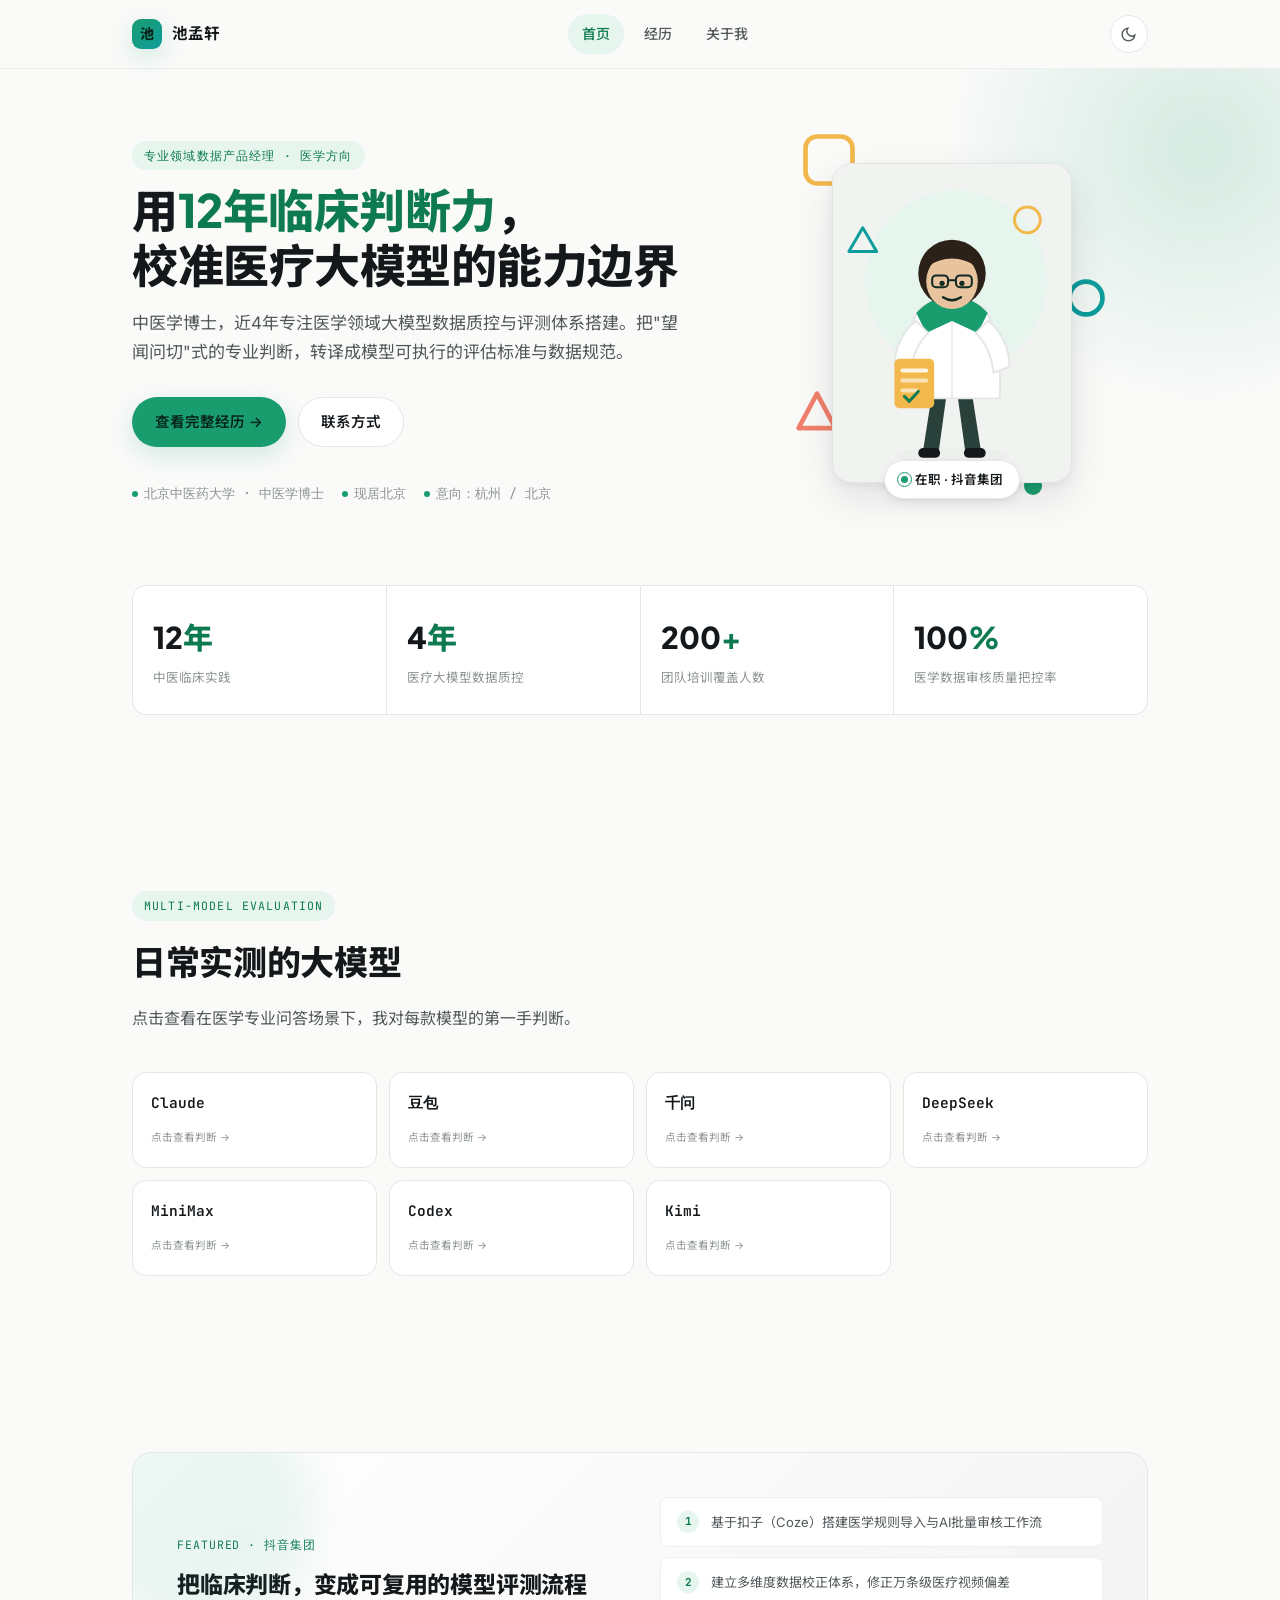
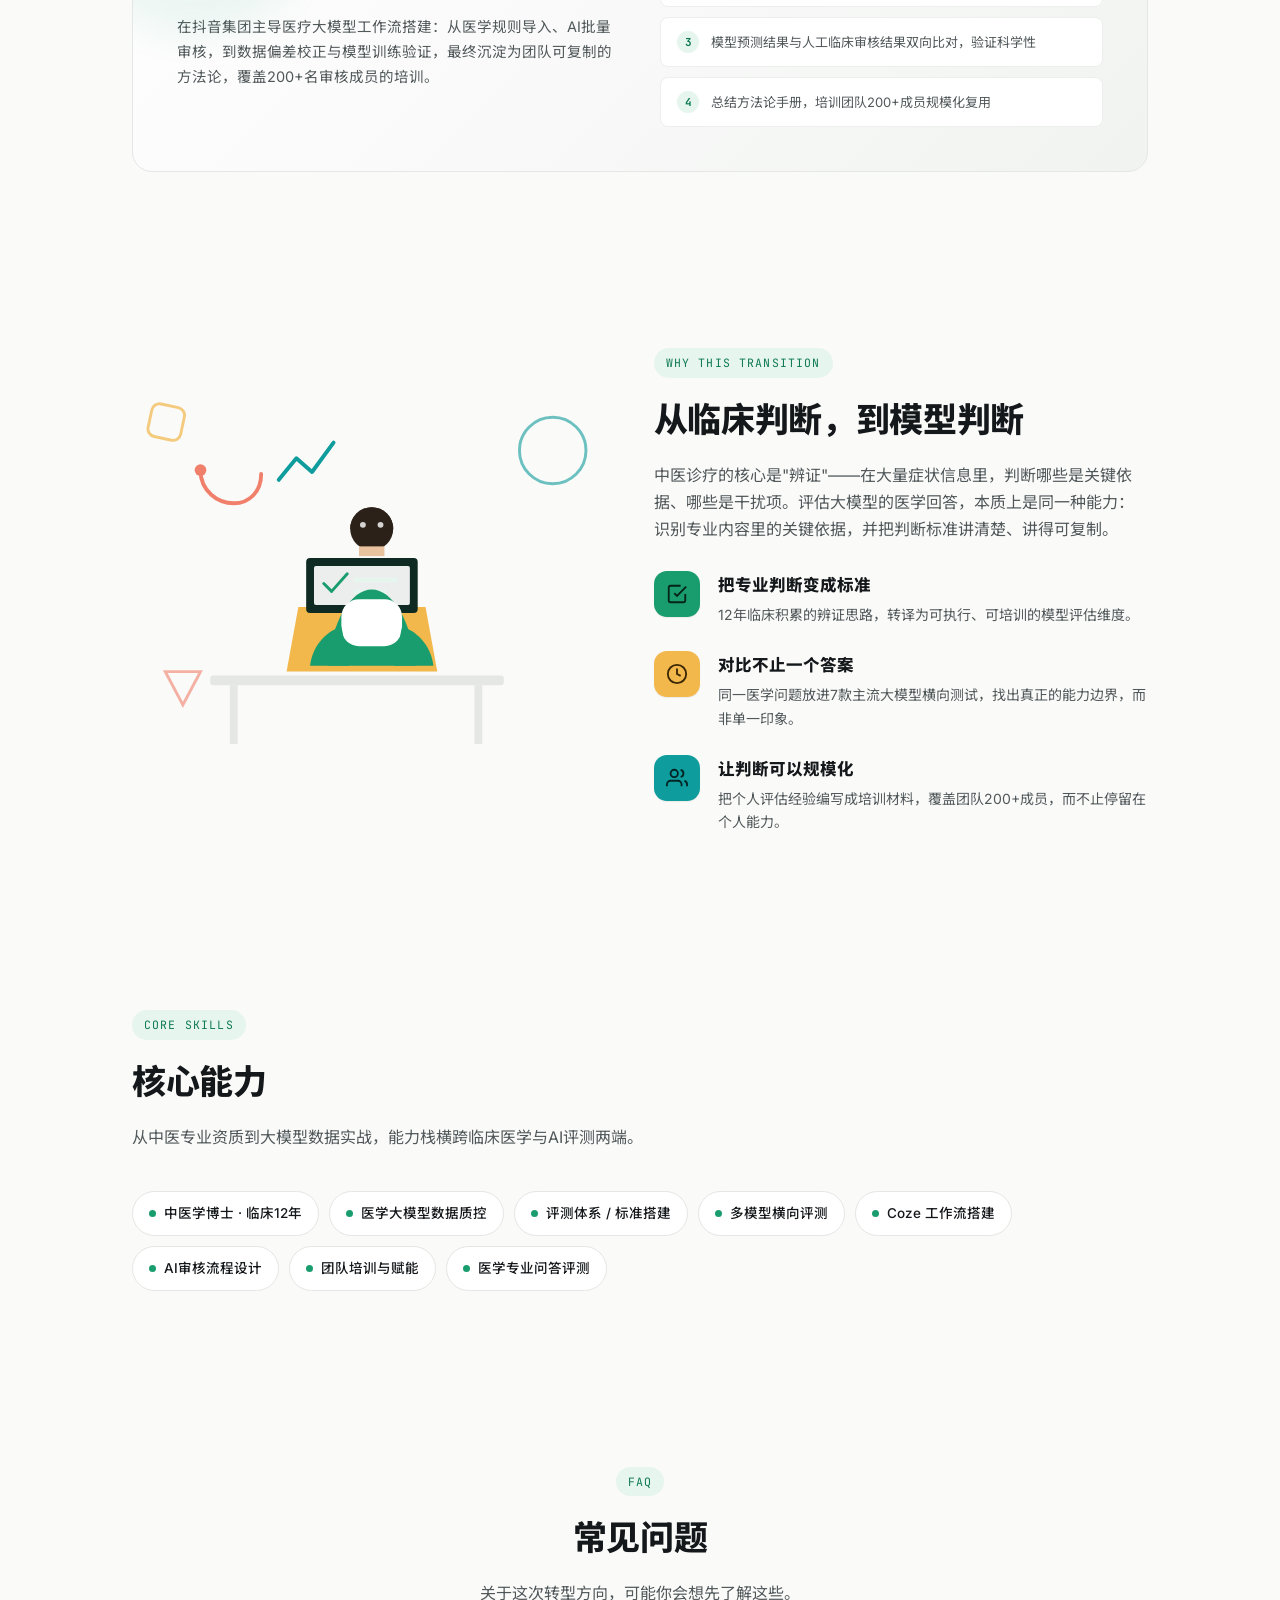
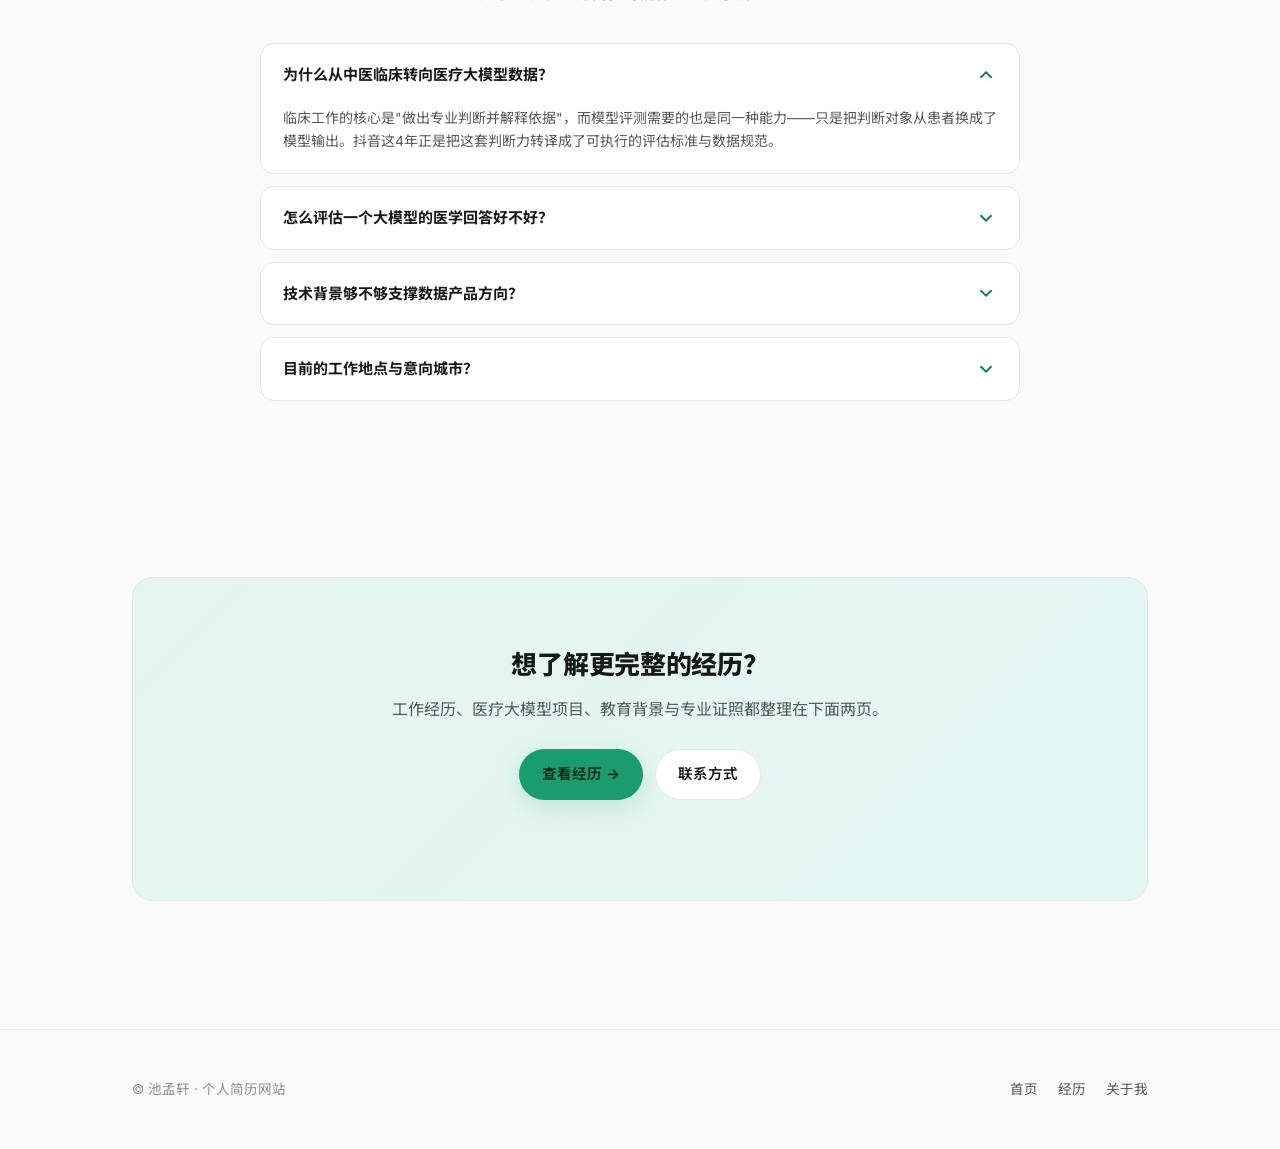
<file: index.html>
<!DOCTYPE html>
<html lang="zh-CN">
<head>
<meta charset="UTF-8">
<meta name="viewport" content="width=device-width, initial-scale=1.0">
<title>池孟轩 · 专业领域数据产品经理（医学方向）</title>
<link rel="preconnect" href="https://fonts.googleapis.com">
<link rel="preconnect" href="https://fonts.gstatic.com" crossorigin>
<link href="https://fonts.googleapis.com/css2?family=Plus+Jakarta+Sans:wght@600;700;800;900&family=Manrope:wght@500;700;800&family=Inter:wght@400;500;600;700&family=Noto+Sans+SC:wght@400;500;600;700;800&family=JetBrains+Mono:wght@400;500&display=swap" rel="stylesheet">
<link rel="stylesheet" href="style.css">
<style>
  /* ---------- HERO ---------- */
  .hero{ padding:64px 0 40px; position:relative; overflow:hidden; }
  .hero-glow{
    position:absolute; top:-180px; right:-180px; width:520px; height:520px; border-radius:50%;
    background:radial-gradient(circle, var(--accent) 0%, transparent 70%);
    opacity:.16; pointer-events:none; filter:blur(10px);
  }
  .hero-grid{ display:grid; grid-template-columns:1.3fr 0.9fr; gap:56px; align-items:center; position:relative; z-index:1; }
  @media (max-width:840px){ .hero-grid{ grid-template-columns:1fr; gap:36px; } }

  .hero h1{
    font-size:clamp(32px,4.4vw,46px); font-weight:800; line-height:1.18; margin-bottom:18px;
  }
  .hero h1 .hl{ color:var(--accent-text); }
  .hero-lede{ font-size:17px; color:var(--ink-soft); max-width:560px; margin-bottom:30px; }
  .hero-cta{ display:flex; gap:12px; flex-wrap:wrap; margin-bottom:36px; }
  .hero-meta{ display:flex; gap:18px; flex-wrap:wrap; font-size:13px; color:var(--ink-faint); font-family:var(--mono); }
  .hero-meta span{ display:flex; align-items:center; gap:6px; }
  .hero-meta .dot{ width:6px; height:6px; border-radius:50%; background:var(--accent); }

  .hero-photo-wrap{ display:flex; justify-content:center; padding:30px; }
  .photo-cluster{ position:relative; width:240px; }
  .hero-photo{
    width:240px; height:320px; border-radius:var(--radius-lg); overflow:hidden;
    border:1px solid var(--border); box-shadow:var(--shadow-lg); position:relative; background:var(--bg-subtle);
  }
  .hero-photo img{ width:100%; height:100%; object-fit:cover; }
  .id-card{
    width:240px; height:320px; border-radius:var(--radius-lg); overflow:hidden;
    border:1px solid var(--border); box-shadow:var(--shadow-lg); position:relative; background:var(--bg-subtle);
  }
  .hero-badge{
    position:absolute; bottom:-16px; left:50%; transform:translateX(-50%);
    background:var(--bg-elevated); border:1px solid var(--border); border-radius:999px;
    padding:8px 16px; font-size:12.5px; font-weight:600; box-shadow:var(--shadow-md);
    display:flex; align-items:center; gap:7px; white-space:nowrap;
  }
  .hero-badge .pulse{ width:7px; height:7px; border-radius:50%; background:var(--accent); position:relative; }
  .hero-badge .pulse::after{
    content:""; position:absolute; inset:-4px; border-radius:50%; border:1.5px solid var(--accent);
    animation:pulseRing 2.2s var(--ease) infinite;
  }
  @keyframes pulseRing{ 0%{ transform:scale(.6); opacity:.9; } 100%{ transform:scale(1.8); opacity:0; } }

  /* ---------- STATS ---------- */
  .stats-row{
    display:grid; grid-template-columns:repeat(4,1fr); gap:1px; background:var(--border);
    border:1px solid var(--border); border-radius:var(--radius-md); overflow:hidden; margin-top:8px;
  }
  @media (max-width:680px){ .stats-row{ grid-template-columns:repeat(2,1fr); } }
  .stat-cell{ background:var(--bg-elevated); padding:26px 20px; transition:background-color .25s; }
  .stat-cell:hover{ background:var(--bg-subtle); }
  .stat-num{ font-family:var(--serif); font-weight:800; font-size:30px; color:var(--ink); }
  .stat-num .suf{ color:var(--accent-text); }
  .stat-label{ font-size:12.5px; color:var(--ink-faint); margin-top:4px; }

  /* ---------- MODEL EVAL — signature interactive component ---------- */
  .model-grid{ display:grid; grid-template-columns:repeat(4,1fr); gap:12px; }
  @media (max-width:680px){ .model-grid{ grid-template-columns:repeat(2,1fr); } }
  .model-chip{
    background:var(--bg-elevated); border:1px solid var(--border); border-radius:var(--radius-md);
    padding:18px; cursor:pointer; transition:all .3s var(--ease); position:relative; overflow:hidden;
    min-height:96px;
  }
  .model-chip::before{
    content:""; position:absolute; inset:0; background:linear-gradient(135deg, var(--accent-soft), transparent 60%);
    opacity:0; transition:opacity .3s;
  }
  .model-chip:hover{ transform:translateY(-3px); box-shadow:var(--shadow-md); border-color:var(--accent); }
  .model-chip:hover::before{ opacity:1; }
  .model-chip .mname{ font-family:var(--mono); font-weight:600; font-size:14.5px; position:relative; z-index:1; }
  .model-chip .mnote{
    font-size:12.5px; color:var(--ink-soft); margin-top:8px; max-height:0; opacity:0; overflow:hidden;
    transition:max-height .3s var(--ease), opacity .3s var(--ease); position:relative; z-index:1;
  }
  .model-chip.active{ border-color:var(--accent); box-shadow:var(--shadow-accent); }
  .model-chip.active .mnote{ max-height:60px; opacity:1; margin-top:8px; }
  .model-chip .tap-hint{
    font-size:10.5px; color:var(--ink-faint); margin-top:6px; position:relative; z-index:1;
  }
  .model-chip.active .tap-hint{ display:none; }

  /* ---------- SKILL TAGS ---------- */
  .skill-grid{ display:flex; flex-wrap:wrap; gap:10px; }
  .skill-tag{
    display:flex; align-items:center; gap:8px; padding:10px 16px; border-radius:999px;
    background:var(--bg-elevated); border:1px solid var(--border); font-size:13.5px; font-weight:500;
    transition:all .25s var(--ease);
  }
  .skill-tag:hover{ border-color:var(--accent); transform:translateY(-2px); box-shadow:var(--shadow-sm); }
  .skill-tag .ico{ width:7px; height:7px; border-radius:50%; background:var(--accent); flex:none; }

  /* ---------- SPOTLIGHT (featured highlight) ---------- */
  .spotlight{
    background:linear-gradient(135deg, var(--bg-elevated), var(--bg-subtle));
    border:1px solid var(--border); border-radius:var(--radius-lg); padding:44px;
    display:grid; grid-template-columns:1fr 1fr; gap:40px; align-items:center; position:relative; overflow:hidden;
  }
  @media (max-width:760px){ .spotlight{ grid-template-columns:1fr; padding:28px; } }
  .spotlight::before{
    content:""; position:absolute; top:-60px; left:-60px; width:240px; height:240px; border-radius:50%;
    background:var(--accent); opacity:.08; filter:blur(20px);
  }
  .spotlight-tag{ font-family:var(--mono); font-size:11.5px; color:var(--accent-text); letter-spacing:.08em; text-transform:uppercase; margin-bottom:10px; }
  .spotlight h3{ font-size:23px; font-weight:800; margin-bottom:12px; }
  .spotlight p{ color:var(--ink-soft); font-size:14.5px; }
  .flow-steps{ display:flex; flex-direction:column; gap:10px; }
  .flow-step{
    display:flex; gap:12px; align-items:flex-start; background:var(--bg-elevated); border:1px solid var(--border-soft);
    border-radius:var(--radius-sm); padding:13px 16px; font-size:13px; color:var(--ink-soft);
    transition:transform .2s var(--ease), border-color .2s;
  }
  .flow-step:hover{ transform:translateX(4px); border-color:var(--accent); }
  .flow-step .fn{
    font-family:var(--mono); font-weight:700; color:var(--accent-text); flex:none;
    width:22px; height:22px; border-radius:50%; background:var(--accent-soft);
    display:flex; align-items:center; justify-content:center; font-size:11px;
  }

  /* CTA band */
  .cta-band{
    text-align:center; padding:64px 32px; border-radius:var(--radius-lg);
    background:linear-gradient(135deg, var(--accent-soft), var(--accent-2-soft));
    border:1px solid var(--border);
  }
  .cta-band h3{ font-size:26px; font-weight:800; margin-bottom:10px; }
  .cta-band p{ color:var(--ink-soft); margin-bottom:26px; }

  @keyframes fadeSlideIn{ from{ opacity:0; transform:translateY(8px); } to{ opacity:1; transform:translateY(0); } }
</style>
</head>
<body>

  <nav class="nav">
    <div class="nav-inner">
      <a href="index.html" class="brand"><span class="brand-mark">池</span>池孟轩</a>
      <button class="nav-toggle" id="navToggle" aria-label="菜单">
        <svg width="22" height="22" viewBox="0 0 24 24" fill="none" stroke="currentColor" stroke-width="2"><line x1="4" y1="7" x2="20" y2="7"/><line x1="4" y1="12" x2="20" y2="12"/><line x1="4" y1="17" x2="20" y2="17"/></svg>
      </button>
      <div class="navlinks" id="navLinks">
        <a href="index.html" class="active">首页</a>
        <a href="experience.html">经历</a>
        <a href="about.html">关于我</a>
      </div>
      <div class="nav-right">
        <button class="theme-btn" id="themeToggle" aria-label="切换主题">
          <svg class="moon" viewBox="0 0 24 24" fill="none" stroke="currentColor" stroke-width="2"><path d="M21 12.79A9 9 0 1111.21 3 7 7 0 0021 12.79z"/></svg>
          <svg class="sun" viewBox="0 0 24 24" fill="none" stroke="currentColor" stroke-width="2"><circle cx="12" cy="12" r="4"/><path d="M12 2v2M12 20v2M4.93 4.93l1.41 1.41M17.66 17.66l1.41 1.41M2 12h2M20 12h2M6.34 17.66l-1.41 1.41M19.07 4.93l-1.41 1.41"/></svg>
        </button>
      </div>
    </div>
  </nav>

  <!-- HERO -->
  <header class="hero">
    <div class="hero-glow"></div>
    <div class="wrap">
      <div class="hero-grid">
        <div>
          <div class="eyebrow">专业领域数据产品经理 · 医学方向</div>
          <h1>用<span class="hl">12年临床判断力</span>，<br>校准医疗大模型的能力边界</h1>
          <p class="hero-lede">中医学博士，近4年专注医学领域大模型数据质控与评测体系搭建。把"望闻问切"式的专业判断，转译成模型可执行的评估标准与数据规范。</p>
          <div class="hero-cta">
            <a href="experience.html" class="btn btn-primary">查看完整经历 →</a>
            <a href="about.html" class="btn btn-ghost">联系方式</a>
          </div>
          <div class="hero-meta">
            <span><span class="dot"></span>北京中医药大学 · 中医学博士</span>
            <span><span class="dot"></span>现居北京</span>
            <span><span class="dot"></span>意向：杭州 / 北京</span>
          </div>
        </div>
        <div class="hero-photo-wrap">
          <div class="photo-cluster">
            <svg class="float-shape shape-bob" style="top:-30px; left:-30px; width:54px; height:54px;" viewBox="0 0 46 46" fill="none">
              <rect x="3" y="3" width="40" height="40" rx="10" style="stroke:var(--illus-amber)" stroke-width="4"/>
            </svg>
            <svg class="float-shape shape-bob delay1" style="top:36%; right:-34px; width:40px; height:40px;" viewBox="0 0 34 34" fill="none">
              <circle cx="17" cy="17" r="14" style="stroke:var(--accent-2)" stroke-width="4"/>
            </svg>
            <svg class="float-shape shape-bob delay2" style="bottom:48px; left:-38px; width:46px; height:46px;" viewBox="0 0 40 40" fill="none">
              <path d="M20 4L36 34H4L20 4Z" style="stroke:var(--illus-coral)" stroke-width="4" stroke-linejoin="round"/>
            </svg>
            <svg class="float-shape shape-bob" style="bottom:-12px; right:30px; width:18px; height:18px;" viewBox="0 0 16 16">
              <circle cx="8" cy="8" r="8" style="fill:var(--accent)"/>
            </svg>
            <div class="id-card">
              <svg viewBox="0 0 240 320" fill="none" xmlns="http://www.w3.org/2000/svg" style="width:100%;height:100%;">
                <rect width="240" height="320" rx="20" style="fill:var(--bg-subtle)"/>

                <!-- backdrop arc -->
                <circle cx="124" cy="118" r="92" style="fill:var(--accent-soft)"/>
                <circle cx="196" cy="56" r="13" style="stroke:var(--illus-amber)" stroke-width="3"/>
                <path d="M30 64L44 88H16L30 64Z" style="stroke:var(--accent-2)" stroke-width="3" stroke-linejoin="round"/>

                <!-- ground shadow -->
                <ellipse cx="120" cy="294" rx="58" ry="9" style="fill:var(--border-soft)"/>

                <!-- legs -->
                <path d="M100 230l-10 64h16l8-58z" style="fill:var(--illus-ink)" opacity="0.88"/>
                <path d="M140 230l10 64h-16l-8-58z" style="fill:var(--illus-ink)" opacity="0.88"/>
                <rect x="86" y="286" width="22" height="10" rx="5" style="fill:var(--ink)"/>
                <rect x="132" y="286" width="22" height="10" rx="5" style="fill:var(--ink)"/>

                <!-- coat / torso -->
                <path d="M84 150c-10 26-14 56-12 86h96c2-30-2-60-12-86-10-18-62-18-72 0z" style="fill:#FFFFFF" stroke="var(--border)" stroke-width="2"/>
                <path d="M120 150v86" style="stroke:var(--border-soft)" stroke-width="2"/>
                <path d="M84 150c10-12 26-18 36-18s26 6 36 18l-10 20-26-12-26 12z" style="fill:var(--accent)"/>

                <!-- arms -->
                <path d="M84 158c-14 10-22 28-22 46l16 6c2-16 8-30 18-40z" style="fill:#FFFFFF" stroke="var(--border)" stroke-width="2"/>
                <path d="M156 158c14 10 22 28 22 46l-16 6c-2-16-8-30-18-40z" style="fill:#FFFFFF" stroke="var(--border)" stroke-width="2"/>

                <!-- clipboard -->
                <rect x="62" y="196" width="40" height="50" rx="5" style="fill:var(--illus-amber)"/>
                <rect x="68" y="206" width="28" height="4" rx="2" style="fill:#FFFFFF" opacity="0.85"/>
                <rect x="68" y="216" width="28" height="4" rx="2" style="fill:#FFFFFF" opacity="0.6"/>
                <rect x="68" y="226" width="18" height="4" rx="2" style="fill:#FFFFFF" opacity="0.6"/>
                <path d="M72 234l5 5 9-10" style="stroke:var(--accent-text)" stroke-width="3" stroke-linecap="round" stroke-linejoin="round"/>

                <!-- head -->
                <circle cx="120" cy="110" r="34" style="fill:#2B2118"/>
                <path d="M88 110a32 32 0 0164 0" style="fill:#2B2118"/>
                <ellipse cx="120" cy="118" rx="26" ry="28" style="fill:#E8C39E"/>
                <circle cx="110" cy="120" r="2.6" style="fill:var(--illus-ink)"/>
                <circle cx="130" cy="120" r="2.6" style="fill:var(--illus-ink)"/>
                <path d="M111 134q9 6 18 0" style="stroke:var(--illus-ink)" stroke-width="2.4" stroke-linecap="round" fill="none"/>
                <path d="M94 104c4-14 18-22 26-22s22 8 26 22c-8-6-18-9-26-9s-18 3-26 9z" style="fill:#2B2118"/>

                <!-- glasses, nod to the original photo -->
                <rect x="100" y="112" width="16" height="12" rx="4" style="stroke:var(--illus-ink)" stroke-width="2" fill="none"/>
                <rect x="124" y="112" width="16" height="12" rx="4" style="stroke:var(--illus-ink)" stroke-width="2" fill="none"/>
                <path d="M116 117h8" style="stroke:var(--illus-ink)" stroke-width="2"/>
              </svg>
            </div>
            <div class="hero-badge"><span class="pulse"></span>在职 · 抖音集团</div>
          </div>
        </div>
      </div>
    </div>
  </header>

  <!-- STATS -->
  <section style="padding-top:24px;">
    <div class="wrap reveal">
      <div class="stats-row">
        <div class="stat-cell">
          <div class="stat-num"><span data-count="12">12</span><span class="suf">年</span></div>
          <div class="stat-label">中医临床实践</div>
        </div>
        <div class="stat-cell">
          <div class="stat-num"><span data-count="4">4</span><span class="suf">年</span></div>
          <div class="stat-label">医疗大模型数据质控</div>
        </div>
        <div class="stat-cell">
          <div class="stat-num"><span data-count="200">200</span><span class="suf">+</span></div>
          <div class="stat-label">团队培训覆盖人数</div>
        </div>
        <div class="stat-cell">
          <div class="stat-num"><span data-count="100">100</span><span class="suf">%</span></div>
          <div class="stat-label">医学数据审核质量把控率</div>
        </div>
      </div>
    </div>
  </section>

  <!-- MODEL EVAL — signature element -->
  <section>
    <div class="wrap">
      <div class="eyebrow">multi-model evaluation</div>
      <h2 class="sec-title reveal">日常实测的大模型</h2>
      <p class="sec-sub reveal">点击查看在医学专业问答场景下，我对每款模型的第一手判断。</p>
      <div class="model-grid stagger">
        <div class="model-chip">
          <div class="mname">Claude</div>
          <div class="mnote">推理链条严谨，医学专业表达克制准确，复杂病案分析稳健。</div>
          <div class="tap-hint">点击查看判断 →</div>
        </div>
        <div class="model-chip">
          <div class="mname">豆包</div>
          <div class="mnote">响应速度快，中文医学常识覆盖广，复杂推理偶有简化。</div>
          <div class="tap-hint">点击查看判断 →</div>
        </div>
        <div class="model-chip">
          <div class="mname">千问</div>
          <div class="mnote">中医药知识库覆盖扎实，专业术语使用准确度高。</div>
          <div class="tap-hint">点击查看判断 →</div>
        </div>
        <div class="model-chip">
          <div class="mname">DeepSeek</div>
          <div class="mnote">逻辑推理链路透明，适合拆解复杂鉴别诊断思路。</div>
          <div class="tap-hint">点击查看判断 →</div>
        </div>
        <div class="model-chip">
          <div class="mname">MiniMax</div>
          <div class="mnote">多轮对话上下文把握稳定，适合长程问诊式交互测试。</div>
          <div class="tap-hint">点击查看判断 →</div>
        </div>
        <div class="model-chip">
          <div class="mname">Codex</div>
          <div class="mnote">用于搭建审核工作流与数据脚本，结构化任务执行效率高。</div>
          <div class="tap-hint">点击查看判断 →</div>
        </div>
        <div class="model-chip">
          <div class="mname">Kimi</div>
          <div class="mnote">长文档医学资料理解与摘要能力突出，适合文献类任务。</div>
          <div class="tap-hint">点击查看判断 →</div>
        </div>
      </div>
    </div>
  </section>

  <!-- SPOTLIGHT -->
  <section>
    <div class="wrap reveal">
      <div class="spotlight">
        <div>
          <div class="spotlight-tag">featured · 抖音集团</div>
          <h3>把临床判断，变成可复用的模型评测流程</h3>
          <p>在抖音集团主导医疗大模型工作流搭建：从医学规则导入、AI批量审核，到数据偏差校正与模型训练验证，最终沉淀为团队可复制的方法论，覆盖200+名审核成员的培训。</p>
        </div>
        <div class="flow-steps">
          <div class="flow-step"><span class="fn">1</span>基于扣子（Coze）搭建医学规则导入与AI批量审核工作流</div>
          <div class="flow-step"><span class="fn">2</span>建立多维度数据校正体系，修正万条级医疗视频偏差</div>
          <div class="flow-step"><span class="fn">3</span>模型预测结果与人工临床审核结果双向比对，验证科学性</div>
          <div class="flow-step"><span class="fn">4</span>总结方法论手册，培训团队200+成员规模化复用</div>
        </div>
      </div>
    </div>
  </section>

  <!-- ILLUSTRATED NARRATIVE — "从临床到数据" -->
  <section>
    <div class="wrap reveal">
      <div class="illus-split">
        <div class="illus-art">
          <svg viewBox="0 0 480 420" fill="none" xmlns="http://www.w3.org/2000/svg">
            <!-- decorative outline shapes -->
            <circle cx="430" cy="70" r="34" style="stroke:var(--accent-2)" stroke-width="3" opacity="0.6"/>
            <rect x="18" y="24" width="34" height="34" rx="8" style="stroke:var(--illus-amber)" stroke-width="3" opacity="0.7" transform="rotate(12 35 41)"/>
            <path d="M52 330L70 296H34L52 330Z" style="stroke:var(--illus-coral)" stroke-width="3" opacity="0.6"/>
            <!-- desk -->
            <rect x="80" y="300" width="300" height="10" rx="3" style="fill:var(--border)"/>
            <rect x="100" y="310" width="8" height="60" style="fill:var(--border)"/>
            <rect x="350" y="310" width="8" height="60" style="fill:var(--border)"/>
            <!-- laptop -->
            <path d="M170 230H300L312 296H158L170 230Z" style="fill:var(--illus-amber)"/>
            <rect x="178" y="180" width="114" height="56" rx="4" style="fill:var(--illus-ink)"/>
            <rect x="186" y="188" width="98" height="40" rx="2" fill="#FFFFFF" opacity="0.92"/>
            <path d="M196 206l8 8 16-18" style="stroke:var(--accent)" stroke-width="3" stroke-linecap="round" stroke-linejoin="round"/>
            <rect x="226" y="200" width="46" height="5" rx="2.5" style="fill:var(--accent-soft)"/>
            <rect x="226" y="212" width="34" height="5" rx="2.5" style="fill:var(--accent-soft)"/>
            <!-- seated figure -->
            <circle cx="245" cy="150" r="22" fill="#2B2118"/>
            <path d="M223 150a22 22 0 0144 0" fill="#2B2118"/>
            <rect x="232" y="168" width="26" height="10" fill="#E8C39E"/>
            <path d="M200 290c4-46 24-78 45-78s41 32 45 78z" style="fill:var(--accent)"/>
            <rect x="214" y="222" width="62" height="48" rx="18" fill="#FFFFFF"/>
            <path d="M214 250c-18 6-30 22-32 40h40z" style="fill:var(--accent)"/>
            <path d="M276 250c18 6 30 22 32 40h-40z" style="fill:var(--accent)"/>
            <circle cx="236" cy="146" r="3" fill="#FFFFFF" opacity=".8"/>
            <circle cx="254" cy="146" r="3" fill="#FFFFFF" opacity=".8"/>
            <!-- stethoscope motif turning into data line -->
            <path d="M70 90c0 22 18 34 34 34s28-12 28-30" style="stroke:var(--illus-coral)" stroke-width="4" fill="none" stroke-linecap="round"/>
            <circle cx="70" cy="90" r="6" style="fill:var(--illus-coral)"/>
            <path d="M150 100l18-22 16 14 22-30" style="stroke:var(--accent-2)" stroke-width="4" fill="none" stroke-linecap="round" stroke-linejoin="round"/>
          </svg>
        </div>
        <div>
          <div class="eyebrow">why this transition</div>
          <h2 class="sec-title">从临床判断，到模型判断</h2>
          <p class="sec-sub" style="margin-bottom:0;">中医诊疗的核心是"辨证"——在大量症状信息里，判断哪些是关键依据、哪些是干扰项。评估大模型的医学回答，本质上是同一种能力：识别专业内容里的关键依据，并把判断标准讲清楚、讲得可复制。</p>
          <div class="benefit-stack">
            <div class="benefit-row">
              <div class="icon-badge c-green">
                <svg viewBox="0 0 24 24" fill="none" stroke="currentColor" stroke-width="2"><path d="M9 11l3 3L22 4"/><path d="M21 12v7a2 2 0 01-2 2H5a2 2 0 01-2-2V5a2 2 0 012-2h11"/></svg>
              </div>
              <div><h4>把专业判断变成标准</h4><p>12年临床积累的辨证思路，转译为可执行、可培训的模型评估维度。</p></div>
            </div>
            <div class="benefit-row">
              <div class="icon-badge c-amber">
                <svg viewBox="0 0 24 24" fill="none" stroke="currentColor" stroke-width="2"><circle cx="12" cy="12" r="10"/><path d="M12 6v6l4 2"/></svg>
              </div>
              <div><h4>对比不止一个答案</h4><p>同一医学问题放进7款主流大模型横向测试，找出真正的能力边界，而非单一印象。</p></div>
            </div>
            <div class="benefit-row">
              <div class="icon-badge c-teal">
                <svg viewBox="0 0 24 24" fill="none" stroke="currentColor" stroke-width="2"><path d="M17 21v-2a4 4 0 00-4-4H5a4 4 0 00-4 4v2"/><circle cx="9" cy="7" r="4"/><path d="M23 21v-2a4 4 0 00-3-3.87"/><path d="M16 3.13a4 4 0 010 7.75"/></svg>
              </div>
              <div><h4>让判断可以规模化</h4><p>把个人评估经验编写成培训材料，覆盖团队200+成员，而不止停留在个人能力。</p></div>
            </div>
          </div>
        </div>
      </div>
    </div>
  </section>

  <!-- SKILLS — icon badge grid -->
  <section>
    <div class="wrap">
      <div class="eyebrow">core skills</div>
      <h2 class="sec-title reveal">核心能力</h2>
      <p class="sec-sub reveal">从中医专业资质到大模型数据实战，能力栈横跨临床医学与AI评测两端。</p>
      <div class="skill-grid reveal">
        <div class="skill-tag"><span class="ico"></span>中医学博士 · 临床12年</div>
        <div class="skill-tag"><span class="ico"></span>医学大模型数据质控</div>
        <div class="skill-tag"><span class="ico"></span>评测体系 / 标准搭建</div>
        <div class="skill-tag"><span class="ico"></span>多模型横向评测</div>
        <div class="skill-tag"><span class="ico"></span>Coze 工作流搭建</div>
        <div class="skill-tag"><span class="ico"></span>AI审核流程设计</div>
        <div class="skill-tag"><span class="ico"></span>团队培训与赋能</div>
        <div class="skill-tag"><span class="ico"></span>医学专业问答评测</div>
      </div>
    </div>
  </section>

  <!-- FAQ -->
  <section>
    <div class="wrap reveal">
      <div style="text-align:center; margin-bottom:36px;">
        <div class="eyebrow" style="display:inline-flex;">faq</div>
        <h2 class="sec-title">常见问题</h2>
        <p class="sec-sub" style="margin:0 auto;">关于这次转型方向，可能你会想先了解这些。</p>
      </div>
      <div class="faq-list">
        <div class="faq-item open">
          <div class="faq-q">为什么从中医临床转向医疗大模型数据？
            <svg class="faq-icon" viewBox="0 0 24 24" fill="none" stroke="currentColor" stroke-width="2"><polyline points="6 9 12 15 18 9"/></svg>
          </div>
          <div class="faq-a"><p>临床工作的核心是"做出专业判断并解释依据"，而模型评测需要的也是同一种能力——只是把判断对象从患者换成了模型输出。抖音这4年正是把这套判断力转译成了可执行的评估标准与数据规范。</p></div>
        </div>
        <div class="faq-item">
          <div class="faq-q">怎么评估一个大模型的医学回答好不好？
            <svg class="faq-icon" viewBox="0 0 24 24" fill="none" stroke="currentColor" stroke-width="2"><polyline points="6 9 12 15 18 9"/></svg>
          </div>
          <div class="faq-a"><p>从知识准确性、推理逻辑、表达水准三个维度交叉核验，再结合具体场景的临床诊疗规范做校正。日常会用Claude、豆包、千问、DeepSeek等7款主流模型做横向对比，避免单一模型的印象偏差。</p></div>
        </div>
        <div class="faq-item">
          <div class="faq-q">技术背景够不够支撑数据产品方向？
            <svg class="faq-icon" viewBox="0 0 24 24" fill="none" stroke="currentColor" stroke-width="2"><polyline points="6 9 12 15 18 9"/></svg>
          </div>
          <div class="faq-a"><p>在抖音主导过基于扣子（Coze）的AI审核工作流搭建，对模型训练与评测的基本原理有实际操作经验，并持续使用多款大模型进行专业问答测试，能把专业判断转化为可度量的评测维度。</p></div>
        </div>
        <div class="faq-item">
          <div class="faq-q">目前的工作地点与意向城市？
            <svg class="faq-icon" viewBox="0 0 24 24" fill="none" stroke="currentColor" stroke-width="2"><polyline points="6 9 12 15 18 9"/></svg>
          </div>
          <div class="faq-a"><p>目前常驻北京，对杭州与北京的机会都持开放态度，可以远程沟通安排面谈时间。</p></div>
        </div>
      </div>
    </div>
  </section>

  <!-- CTA -->
  <section>
    <div class="wrap reveal">
      <div class="cta-band">
        <h3>想了解更完整的经历？</h3>
        <p>工作经历、医疗大模型项目、教育背景与专业证照都整理在下面两页。</p>
        <div class="hero-cta" style="justify-content:center;">
          <a href="experience.html" class="btn btn-primary">查看经历 →</a>
          <a href="about.html" class="btn btn-ghost">联系方式</a>
        </div>
      </div>
    </div>
  </section>

  <footer>
    <div class="wrap">
      <div class="f-left">© 池孟轩 · 个人简历网站</div>
      <div class="f-links">
        <a href="index.html">首页</a>
        <a href="experience.html">经历</a>
        <a href="about.html">关于我</a>
      </div>
    </div>
  </footer>

<script src="script.js"></script>
</body>
</html>
</file>
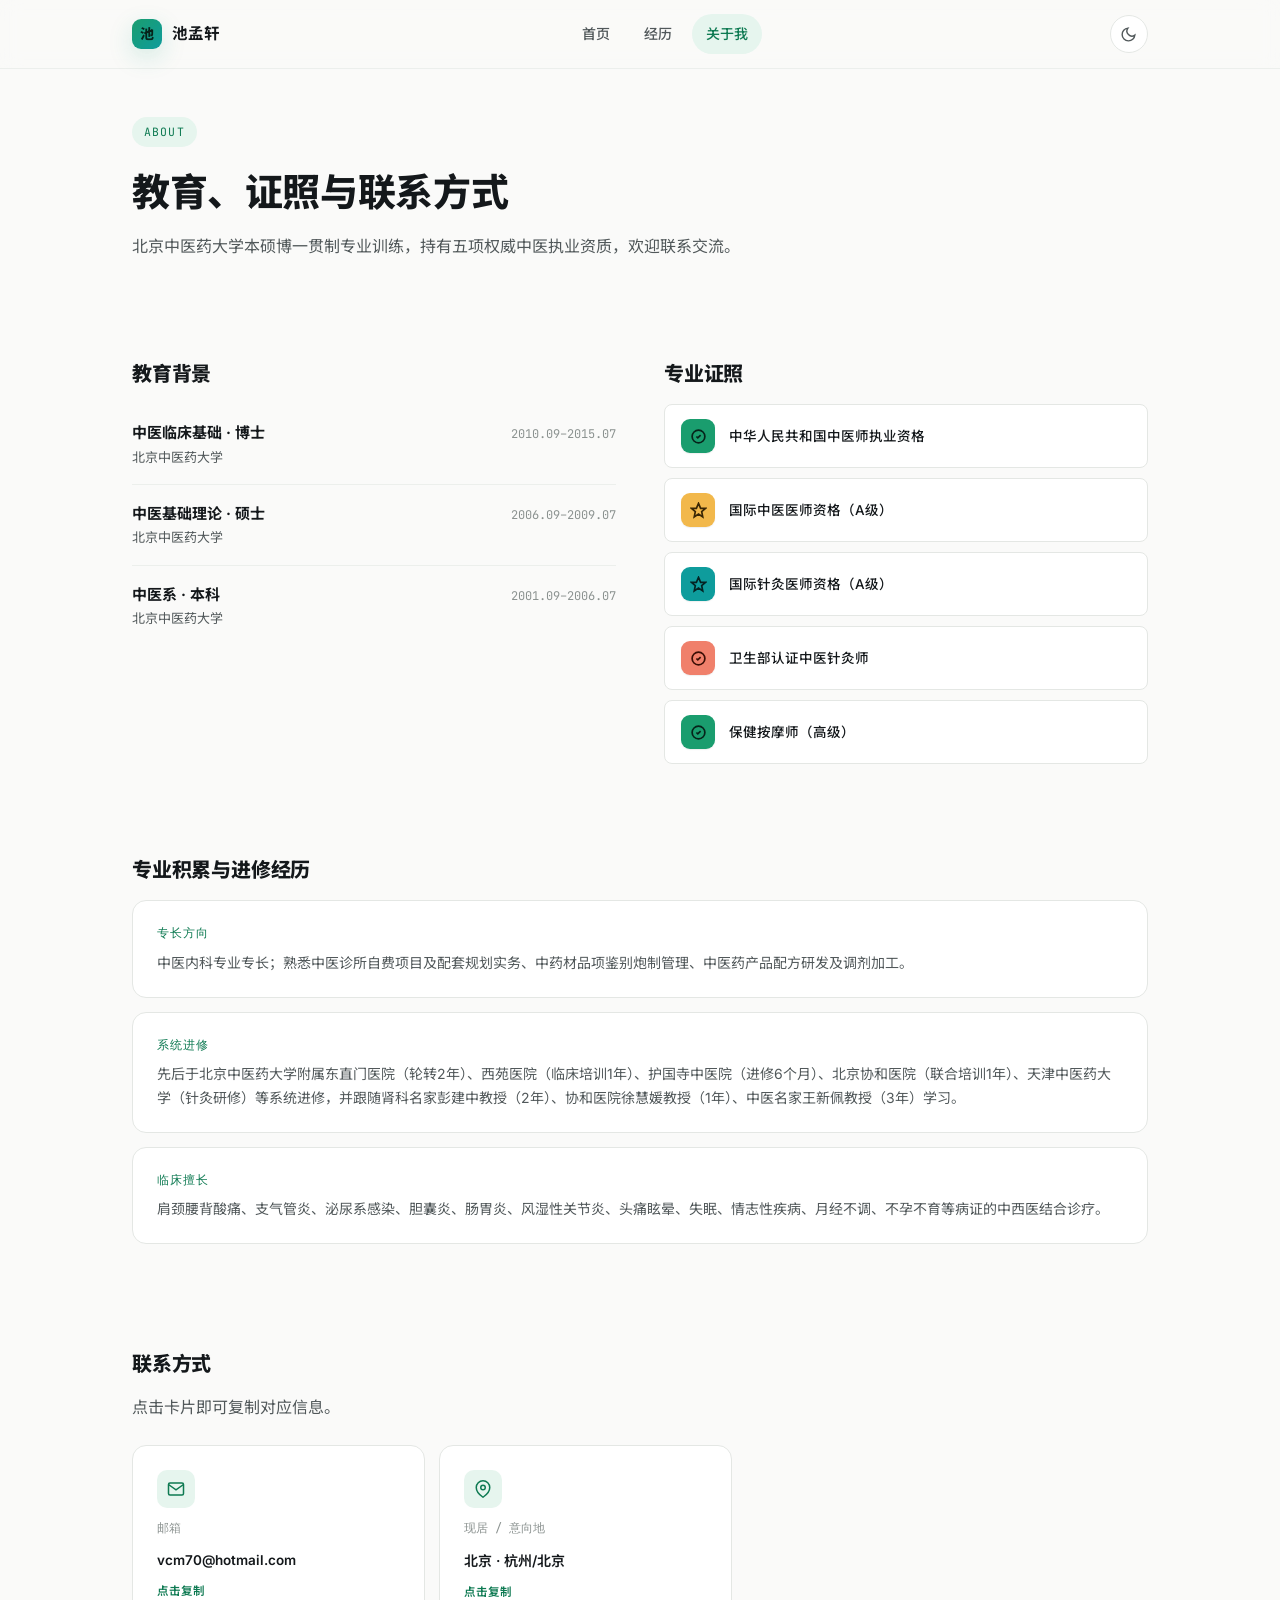
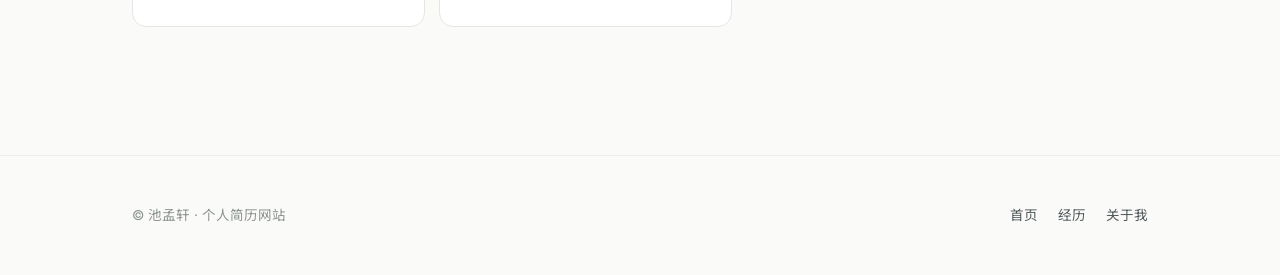
<file: about.html>
<!DOCTYPE html>
<html lang="zh-CN">
<head>
<meta charset="UTF-8">
<meta name="viewport" content="width=device-width, initial-scale=1.0">
<title>关于我 · 池孟轩</title>
<link rel="preconnect" href="https://fonts.googleapis.com">
<link rel="preconnect" href="https://fonts.gstatic.com" crossorigin>
<link href="https://fonts.googleapis.com/css2?family=Plus+Jakarta+Sans:wght@600;700;800;900&family=Manrope:wght@500;700;800&family=Inter:wght@400;500;600;700&family=Noto+Sans+SC:wght@400;500;600;700;800&family=JetBrains+Mono:wght@400;500&display=swap" rel="stylesheet">
<link rel="stylesheet" href="style.css">
<style>
  .page-head{ padding:48px 0 8px; }
  .page-head h1{ font-size:clamp(28px,4vw,38px); font-weight:800; margin-bottom:10px; }
  .page-head p{ color:var(--ink-soft); max-width:620px; }

  .two-col{ display:grid; grid-template-columns:1fr 1fr; gap:48px; }
  @media (max-width:760px){ .two-col{ grid-template-columns:1fr; gap:36px; } }

  .edu-item{
    display:flex; justify-content:space-between; align-items:baseline; gap:14px;
    padding:16px 0; border-top:1px solid var(--border-soft);
  }
  .edu-item:first-of-type{ border-top:none; }
  .edu-item .deg{ font-weight:700; font-size:15px; }
  .edu-item .school{ font-size:13px; color:var(--ink-soft); }
  .edu-item .yr{ font-family:var(--mono); font-size:12px; color:var(--ink-faint); white-space:nowrap; }

  .cert-grid{ display:flex; flex-direction:column; gap:10px; }
  .cert-card{
    display:flex; align-items:center; gap:14px; padding:14px 16px; background:var(--bg-elevated);
    border:1px solid var(--border); border-radius:var(--radius-sm); transition:all .2s var(--ease);
  }
  .cert-card:hover{ border-color:var(--accent); transform:translateX(4px); }
  .cert-ico{
    width:34px; height:34px; border-radius:9px; background:var(--accent-soft); color:var(--accent-text);
    display:flex; align-items:center; justify-content:center; flex:none;
  }
  .cert-card span.t{ font-size:13.5px; font-weight:500; }

  .note-card{ background:var(--bg-elevated); border:1px solid var(--border); border-radius:var(--radius-md); padding:22px 24px; margin-bottom:14px; }
  .note-card .nt{ font-family:var(--mono); font-size:11.5px; color:var(--accent-text); text-transform:uppercase; letter-spacing:.08em; margin-bottom:8px; }
  .note-card p{ font-size:14px; color:var(--ink-soft); }

  /* contact */
  .contact-grid{ display:grid; grid-template-columns:repeat(2,1fr); gap:14px; max-width:600px; }
  @media (max-width:760px){ .contact-grid{ grid-template-columns:1fr; } }
  .contact-card{
    background:var(--bg-elevated); border:1px solid var(--border); border-radius:var(--radius-md);
    padding:24px; display:flex; flex-direction:column; gap:10px; cursor:pointer; transition:all .25s var(--ease);
  }
  .contact-card:hover{ border-color:var(--accent); transform:translateY(-3px); box-shadow:var(--shadow-md); }
  .contact-card .cico{
    width:38px; height:38px; border-radius:10px; background:var(--accent-soft); color:var(--accent-text);
    display:flex; align-items:center; justify-content:center;
  }
  .contact-card .clabel{ font-size:12px; color:var(--ink-faint); font-family:var(--mono); }
  .contact-card .cval{ font-size:15px; font-weight:600; }
  .contact-card .copy-label{ font-size:11.5px; color:var(--accent-text); font-weight:600; }
</style>
</head>
<body>

  <nav class="nav">
    <div class="nav-inner">
      <a href="index.html" class="brand"><span class="brand-mark">池</span>池孟轩</a>
      <button class="nav-toggle" id="navToggle" aria-label="菜单">
        <svg width="22" height="22" viewBox="0 0 24 24" fill="none" stroke="currentColor" stroke-width="2"><line x1="4" y1="7" x2="20" y2="7"/><line x1="4" y1="12" x2="20" y2="12"/><line x1="4" y1="17" x2="20" y2="17"/></svg>
      </button>
      <div class="navlinks" id="navLinks">
        <a href="index.html">首页</a>
        <a href="experience.html">经历</a>
        <a href="about.html" class="active">关于我</a>
      </div>
      <div class="nav-right">
        <button class="theme-btn" id="themeToggle" aria-label="切换主题">
          <svg class="moon" viewBox="0 0 24 24" fill="none" stroke="currentColor" stroke-width="2"><path d="M21 12.79A9 9 0 1111.21 3 7 7 0 0021 12.79z"/></svg>
          <svg class="sun" viewBox="0 0 24 24" fill="none" stroke="currentColor" stroke-width="2"><circle cx="12" cy="12" r="4"/><path d="M12 2v2M12 20v2M4.93 4.93l1.41 1.41M17.66 17.66l1.41 1.41M2 12h2M20 12h2M6.34 17.66l-1.41 1.41M19.07 4.93l-1.41 1.41"/></svg>
        </button>
      </div>
    </div>
  </nav>

  <div class="wrap">
    <div class="page-head reveal">
      <div class="eyebrow">about</div>
      <h1>教育、证照与联系方式</h1>
      <p>北京中医药大学本硕博一贯制专业训练，持有五项权威中医执业资质，欢迎联系交流。</p>
    </div>

    <section>
      <div class="two-col">
        <div class="reveal">
          <h2 class="sec-title" style="font-size:20px;">教育背景</h2>
          <div class="edu-item">
            <div><div class="deg">中医临床基础 · 博士</div><div class="school">北京中医药大学</div></div>
            <div class="yr">2010.09–2015.07</div>
          </div>
          <div class="edu-item">
            <div><div class="deg">中医基础理论 · 硕士</div><div class="school">北京中医药大学</div></div>
            <div class="yr">2006.09–2009.07</div>
          </div>
          <div class="edu-item">
            <div><div class="deg">中医系 · 本科</div><div class="school">北京中医药大学</div></div>
            <div class="yr">2001.09–2006.07</div>
          </div>
        </div>

        <div class="reveal">
          <h2 class="sec-title" style="font-size:20px;">专业证照</h2>
          <div class="cert-grid">
            <div class="cert-card">
              <div class="icon-badge c-green" style="width:34px;height:34px;border-radius:9px;">
                <svg viewBox="0 0 24 24" fill="none" stroke="currentColor" stroke-width="2.4" style="width:17px;height:17px;"><path d="M9 12l2 2 4-4"/><circle cx="12" cy="12" r="9"/></svg>
              </div>
              <span class="t">中华人民共和国中医师执业资格</span>
            </div>
            <div class="cert-card">
              <div class="icon-badge c-amber" style="width:34px;height:34px;border-radius:9px;">
                <svg viewBox="0 0 24 24" fill="none" stroke="currentColor" stroke-width="2.4" style="width:17px;height:17px;"><path d="M12 2l3 7h7l-5.5 4.5L18 21l-6-4-6 4 1.5-7.5L2 9h7z"/></svg>
              </div>
              <span class="t">国际中医医师资格（A级）</span>
            </div>
            <div class="cert-card">
              <div class="icon-badge c-teal" style="width:34px;height:34px;border-radius:9px;">
                <svg viewBox="0 0 24 24" fill="none" stroke="currentColor" stroke-width="2.4" style="width:17px;height:17px;"><path d="M12 2l3 7h7l-5.5 4.5L18 21l-6-4-6 4 1.5-7.5L2 9h7z"/></svg>
              </div>
              <span class="t">国际针灸医师资格（A级）</span>
            </div>
            <div class="cert-card">
              <div class="icon-badge c-coral" style="width:34px;height:34px;border-radius:9px;">
                <svg viewBox="0 0 24 24" fill="none" stroke="currentColor" stroke-width="2.4" style="width:17px;height:17px;"><path d="M9 12l2 2 4-4"/><circle cx="12" cy="12" r="9"/></svg>
              </div>
              <span class="t">卫生部认证中医针灸师</span>
            </div>
            <div class="cert-card">
              <div class="icon-badge c-green" style="width:34px;height:34px;border-radius:9px;">
                <svg viewBox="0 0 24 24" fill="none" stroke="currentColor" stroke-width="2.4" style="width:17px;height:17px;"><path d="M9 12l2 2 4-4"/><circle cx="12" cy="12" r="9"/></svg>
              </div>
              <span class="t">保健按摩师（高级）</span>
            </div>
          </div>
        </div>
      </div>
    </section>

    <section style="padding-top:0;">
      <h2 class="sec-title reveal" style="font-size:20px;">专业积累与进修经历</h2>
      <div class="reveal">
        <div class="note-card">
          <div class="nt">专长方向</div>
          <p>中医内科专业专长；熟悉中医诊所自费项目及配套规划实务、中药材品项鉴别炮制管理、中医药产品配方研发及调剂加工。</p>
        </div>
        <div class="note-card">
          <div class="nt">系统进修</div>
          <p>先后于北京中医药大学附属东直门医院（轮转2年）、西苑医院（临床培训1年）、护国寺中医院（进修6个月）、北京协和医院（联合培训1年）、天津中医药大学（针灸研修）等系统进修，并跟随肾科名家彭建中教授（2年）、协和医院徐慧媛教授（1年）、中医名家王新佩教授（3年）学习。</p>
        </div>
        <div class="note-card">
          <div class="nt">临床擅长</div>
          <p>肩颈腰背酸痛、支气管炎、泌尿系感染、胆囊炎、肠胃炎、风湿性关节炎、头痛眩晕、失眠、情志性疾病、月经不调、不孕不育等病证的中西医结合诊疗。</p>
        </div>
      </div>
    </section>

    <section style="padding-top:0;">
      <h2 class="sec-title reveal" style="font-size:20px;">联系方式</h2>
      <p class="sec-sub reveal" style="margin-bottom:24px;">点击卡片即可复制对应信息。</p>
      <div class="contact-grid reveal">
        <div class="contact-card" data-copy="vcm70@hotmail.com">
          <div class="cico">
            <svg width="18" height="18" viewBox="0 0 24 24" fill="none" stroke="currentColor" stroke-width="2"><path d="M4 4h16v16H4z" opacity="0"/><path d="M22 6l-10 7L2 6"/><rect x="2" y="4" width="20" height="16" rx="2"/></svg>
          </div>
          <div class="clabel">邮箱</div>
          <div class="cval" style="font-size:13.5px;">vcm70@hotmail.com</div>
          <div class="copy-label">点击复制</div>
        </div>
        <div class="contact-card" data-copy="北京（意向：杭州/北京）">
          <div class="cico">
            <svg width="18" height="18" viewBox="0 0 24 24" fill="none" stroke="currentColor" stroke-width="2"><path d="M21 10c0 7-9 13-9 13s-9-6-9-13a9 9 0 0118 0z"/><circle cx="12" cy="10" r="3"/></svg>
          </div>
          <div class="clabel">现居 / 意向地</div>
          <div class="cval" style="font-size:14px;">北京 · 杭州/北京</div>
          <div class="copy-label">点击复制</div>
        </div>
      </div>
    </section>
  </div>

  <footer>
    <div class="wrap">
      <div class="f-left">© 池孟轩 · 个人简历网站</div>
      <div class="f-links">
        <a href="index.html">首页</a>
        <a href="experience.html">经历</a>
        <a href="about.html">关于我</a>
      </div>
    </div>
  </footer>

<script src="script.js"></script>
</body>
</html>
</file>
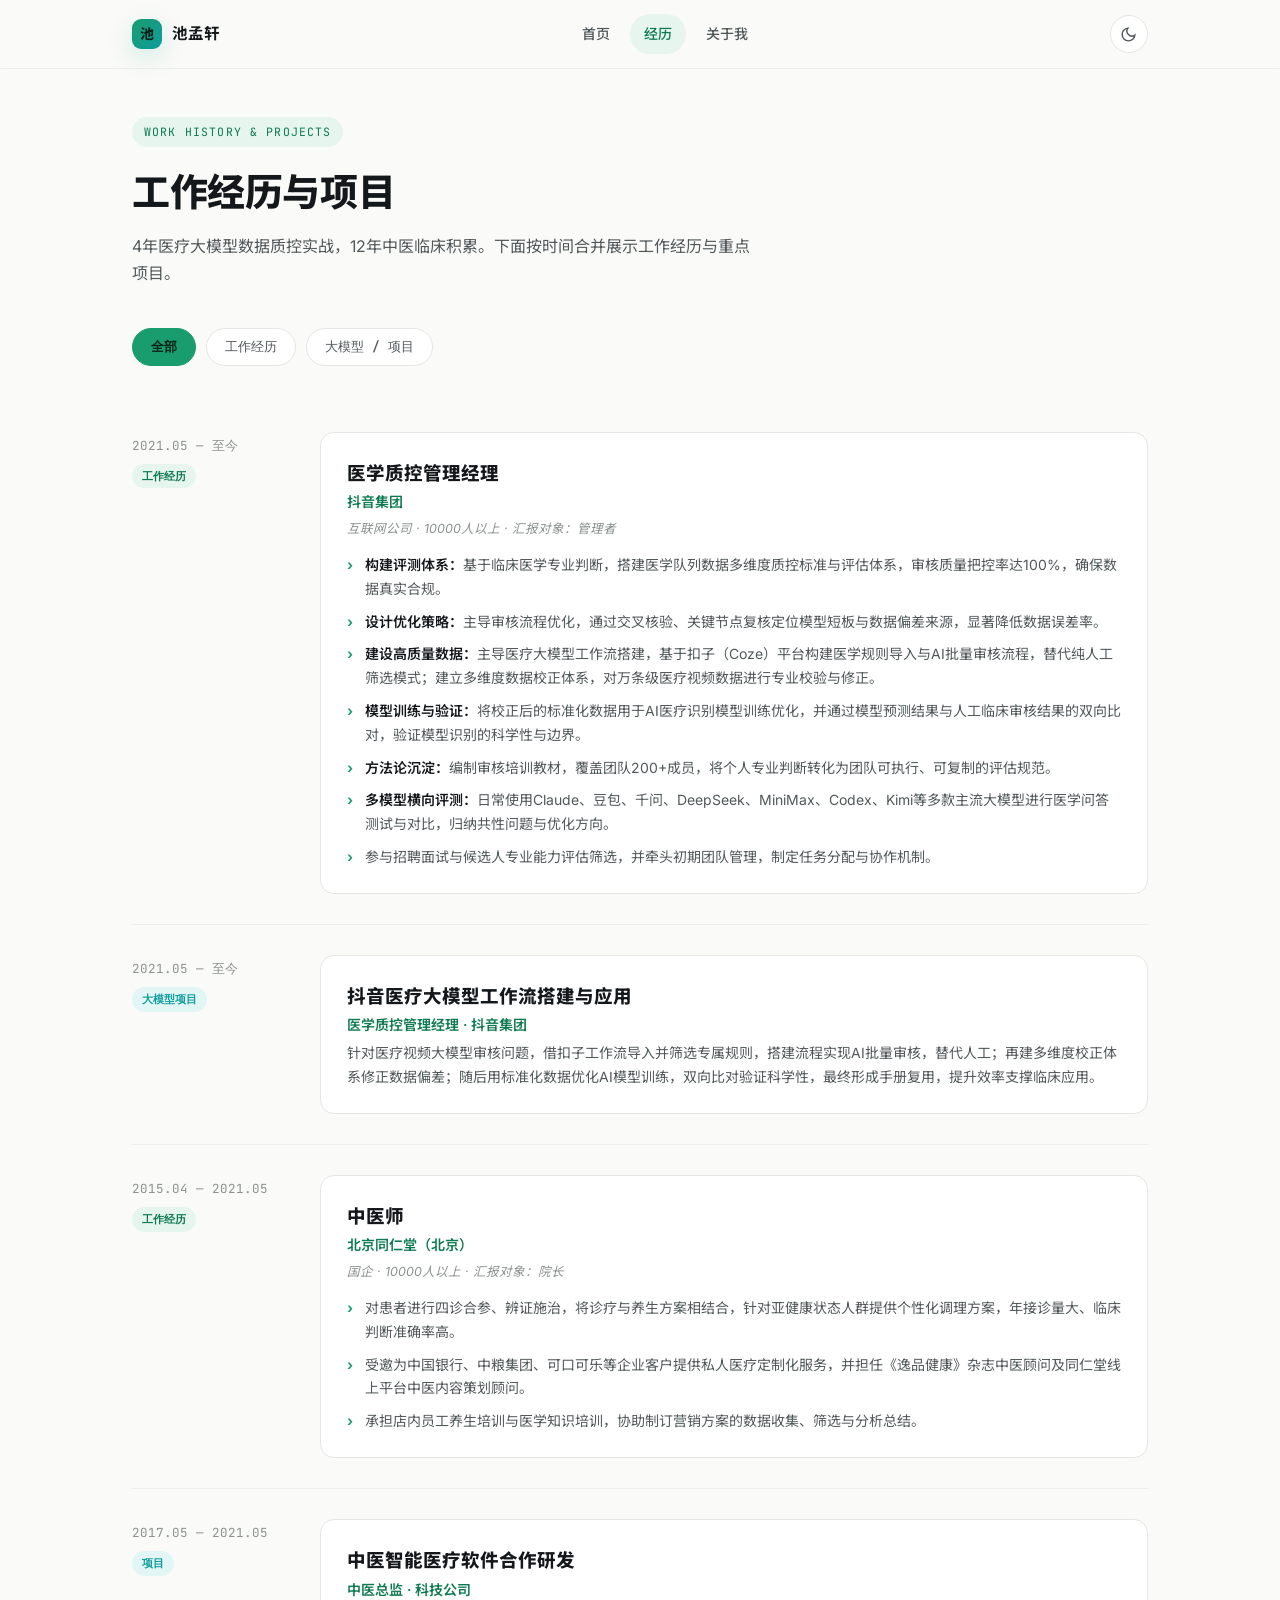
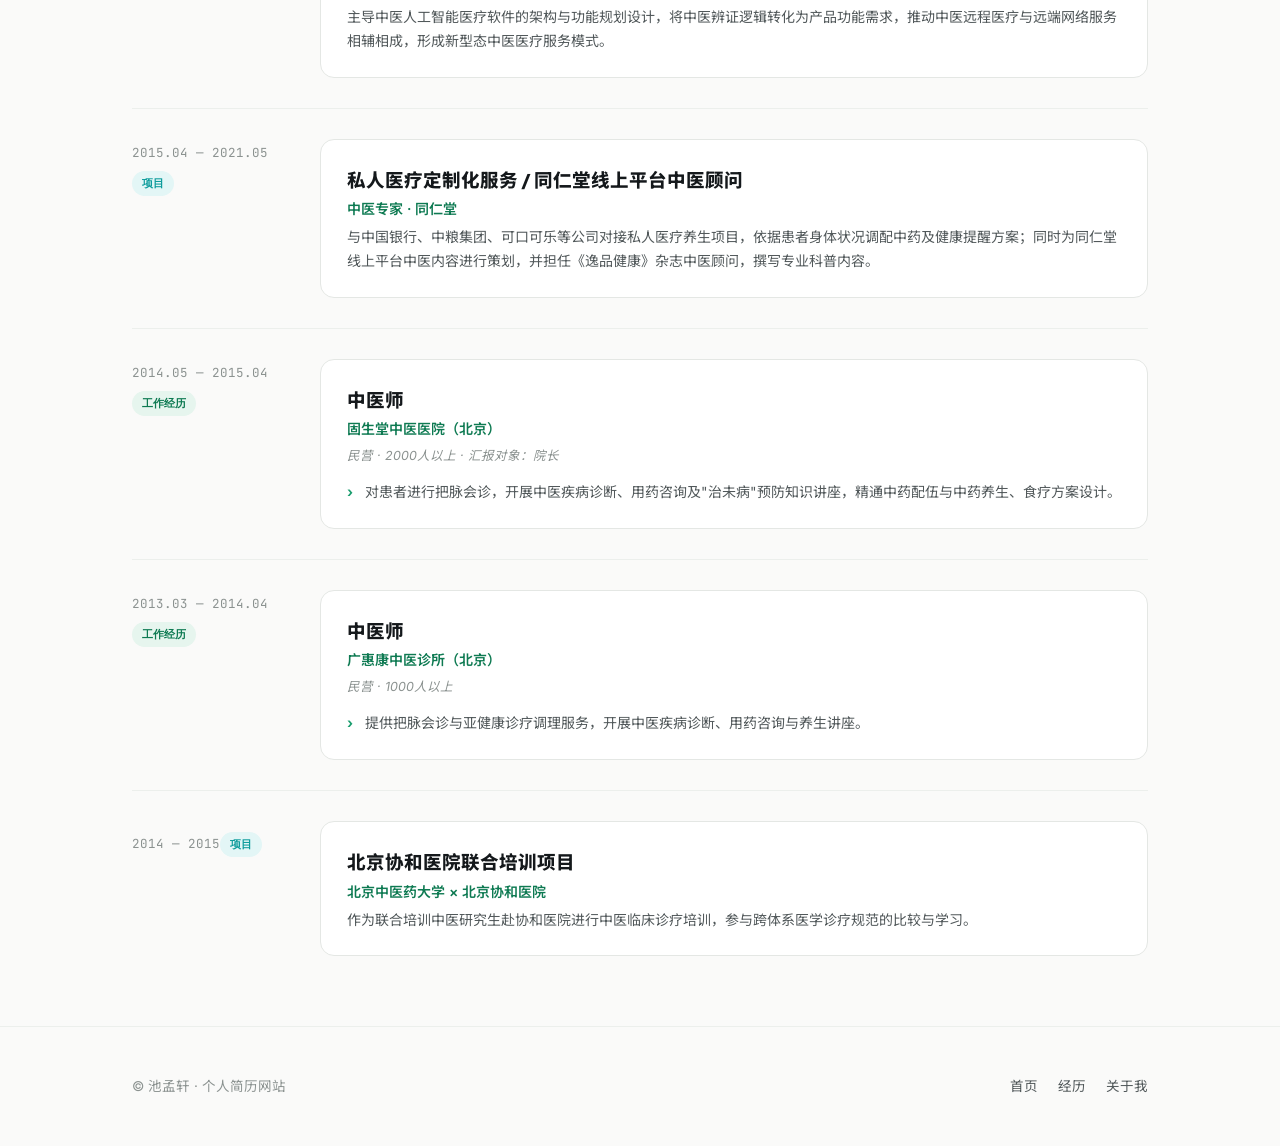
<file: experience.html>
<!DOCTYPE html>
<html lang="zh-CN">
<head>
<meta charset="UTF-8">
<meta name="viewport" content="width=device-width, initial-scale=1.0">
<title>经历 · 池孟轩</title>
<link rel="preconnect" href="https://fonts.googleapis.com">
<link rel="preconnect" href="https://fonts.gstatic.com" crossorigin>
<link href="https://fonts.googleapis.com/css2?family=Plus+Jakarta+Sans:wght@600;700;800;900&family=Manrope:wght@500;700;800&family=Inter:wght@400;500;600;700&family=Noto+Sans+SC:wght@400;500;600;700;800&family=JetBrains+Mono:wght@400;500&display=swap" rel="stylesheet">
<link rel="stylesheet" href="style.css">
<style>
  .page-head{ padding:48px 0 8px; }
  .page-head h1{ font-size:clamp(28px,4vw,38px); font-weight:800; margin-bottom:10px; }
  .page-head p{ color:var(--ink-soft); max-width:620px; }

  .filter-row{ display:flex; gap:10px; margin:32px 0 36px; flex-wrap:wrap; }
  .filter-btn{
    font-family:var(--mono); font-size:13px; font-weight:500; padding:9px 18px; border-radius:999px;
    border:1px solid var(--border); background:var(--bg-elevated); color:var(--ink-soft); cursor:pointer;
    transition:all .2s var(--ease);
  }
  .filter-btn:hover{ border-color:var(--accent); color:var(--accent-text); }
  .filter-btn.active{ background:var(--accent); color:#06231A; border-color:var(--accent); font-weight:700; }

  .entry{
    display:grid; grid-template-columns:160px 1fr; gap:28px; padding:30px 0; border-top:1px solid var(--border-soft);
  }
  .entry:first-of-type{ border-top:none; }
  @media (max-width:680px){ .entry{ grid-template-columns:1fr; gap:10px; } }
  .entry-date{ font-family:var(--mono); font-size:12.5px; color:var(--ink-faint); padding-top:3px; }
  .entry-badge{
    display:inline-flex; margin-top:8px; font-size:11px; font-weight:700; padding:3px 10px; border-radius:999px;
  }
  .badge-work{ background:var(--accent-soft); color:var(--accent-text); }
  .badge-proj{ background:var(--accent-2-soft); color:var(--accent-2); }

  .entry-card{ background:var(--bg-elevated); border:1px solid var(--border); border-radius:var(--radius-md); padding:24px 26px; transition:all .25s var(--ease); }
  .entry-card:hover{ border-color:var(--accent); box-shadow:var(--shadow-md); }
  .entry-role{ font-family:var(--serif); font-weight:800; font-size:18.5px; margin-bottom:2px; }
  .entry-org{ color:var(--accent-text); font-weight:600; font-size:14px; margin-bottom:4px; }
  .entry-meta{ font-size:12.5px; color:var(--ink-faint); margin-bottom:14px; font-style:italic; }
  .entry-list{ list-style:none; display:flex; flex-direction:column; gap:9px; }
  .entry-list li{ position:relative; padding-left:18px; font-size:14px; color:var(--ink-soft); }
  .entry-list li::before{ content:"›"; position:absolute; left:0; top:0; color:var(--accent); font-weight:700; }
  .entry-list li b{ color:var(--ink); font-weight:600; }
  .entry-desc{ font-size:14px; color:var(--ink-soft); }
</style>
</head>
<body>

  <nav class="nav">
    <div class="nav-inner">
      <a href="index.html" class="brand"><span class="brand-mark">池</span>池孟轩</a>
      <button class="nav-toggle" id="navToggle" aria-label="菜单">
        <svg width="22" height="22" viewBox="0 0 24 24" fill="none" stroke="currentColor" stroke-width="2"><line x1="4" y1="7" x2="20" y2="7"/><line x1="4" y1="12" x2="20" y2="12"/><line x1="4" y1="17" x2="20" y2="17"/></svg>
      </button>
      <div class="navlinks" id="navLinks">
        <a href="index.html">首页</a>
        <a href="experience.html" class="active">经历</a>
        <a href="about.html">关于我</a>
      </div>
      <div class="nav-right">
        <button class="theme-btn" id="themeToggle" aria-label="切换主题">
          <svg class="moon" viewBox="0 0 24 24" fill="none" stroke="currentColor" stroke-width="2"><path d="M21 12.79A9 9 0 1111.21 3 7 7 0 0021 12.79z"/></svg>
          <svg class="sun" viewBox="0 0 24 24" fill="none" stroke="currentColor" stroke-width="2"><circle cx="12" cy="12" r="4"/><path d="M12 2v2M12 20v2M4.93 4.93l1.41 1.41M17.66 17.66l1.41 1.41M2 12h2M20 12h2M6.34 17.66l-1.41 1.41M19.07 4.93l-1.41 1.41"/></svg>
        </button>
      </div>
    </div>
  </nav>

  <div class="wrap">
    <div class="page-head reveal">
      <div class="eyebrow">work history & projects</div>
      <h1>工作经历与项目</h1>
      <p>4年医疗大模型数据质控实战，12年中医临床积累。下面按时间合并展示工作经历与重点项目。</p>
    </div>

    <div class="filter-row reveal">
      <button class="filter-btn active" data-filter="all">全部</button>
      <button class="filter-btn" data-filter="work">工作经历</button>
      <button class="filter-btn" data-filter="proj">大模型 / 项目</button>
    </div>

    <div id="entries">

      <div class="entry" data-category="work">
        <div class="entry-date">2021.05 — 至今<div class="entry-badge badge-work">工作经历</div></div>
        <div class="entry-card">
          <div class="entry-role">医学质控管理经理</div>
          <div class="entry-org">抖音集团</div>
          <div class="entry-meta">互联网公司 · 10000人以上 · 汇报对象：管理者</div>
          <ul class="entry-list">
            <li><b>构建评测体系：</b>基于临床医学专业判断，搭建医学队列数据多维度质控标准与评估体系，审核质量把控率达100%，确保数据真实合规。</li>
            <li><b>设计优化策略：</b>主导审核流程优化，通过交叉核验、关键节点复核定位模型短板与数据偏差来源，显著降低数据误差率。</li>
            <li><b>建设高质量数据：</b>主导医疗大模型工作流搭建，基于扣子（Coze）平台构建医学规则导入与AI批量审核流程，替代纯人工筛选模式；建立多维度数据校正体系，对万条级医疗视频数据进行专业校验与修正。</li>
            <li><b>模型训练与验证：</b>将校正后的标准化数据用于AI医疗识别模型训练优化，并通过模型预测结果与人工临床审核结果的双向比对，验证模型识别的科学性与边界。</li>
            <li><b>方法论沉淀：</b>编制审核培训教材，覆盖团队200+成员，将个人专业判断转化为团队可执行、可复制的评估规范。</li>
            <li><b>多模型横向评测：</b>日常使用Claude、豆包、千问、DeepSeek、MiniMax、Codex、Kimi等多款主流大模型进行医学问答测试与对比，归纳共性问题与优化方向。</li>
            <li>参与招聘面试与候选人专业能力评估筛选，并牵头初期团队管理，制定任务分配与协作机制。</li>
          </ul>
        </div>
      </div>

      <div class="entry" data-category="proj">
        <div class="entry-date">2021.05 — 至今<div class="entry-badge badge-proj">大模型项目</div></div>
        <div class="entry-card">
          <div class="entry-role">抖音医疗大模型工作流搭建与应用</div>
          <div class="entry-org">医学质控管理经理 · 抖音集团</div>
          <div class="entry-desc">针对医疗视频大模型审核问题，借扣子工作流导入并筛选专属规则，搭建流程实现AI批量审核，替代人工；再建多维度校正体系修正数据偏差；随后用标准化数据优化AI模型训练，双向比对验证科学性，最终形成手册复用，提升效率支撑临床应用。</div>
        </div>
      </div>

      <div class="entry" data-category="work">
        <div class="entry-date">2015.04 — 2021.05<div class="entry-badge badge-work">工作经历</div></div>
        <div class="entry-card">
          <div class="entry-role">中医师</div>
          <div class="entry-org">北京同仁堂（北京）</div>
          <div class="entry-meta">国企 · 10000人以上 · 汇报对象：院长</div>
          <ul class="entry-list">
            <li>对患者进行四诊合参、辨证施治，将诊疗与养生方案相结合，针对亚健康状态人群提供个性化调理方案，年接诊量大、临床判断准确率高。</li>
            <li>受邀为中国银行、中粮集团、可口可乐等企业客户提供私人医疗定制化服务，并担任《逸品健康》杂志中医顾问及同仁堂线上平台中医内容策划顾问。</li>
            <li>承担店内员工养生培训与医学知识培训，协助制订营销方案的数据收集、筛选与分析总结。</li>
          </ul>
        </div>
      </div>

      <div class="entry" data-category="proj">
        <div class="entry-date">2017.05 — 2021.05<div class="entry-badge badge-proj">项目</div></div>
        <div class="entry-card">
          <div class="entry-role">中医智能医疗软件合作研发</div>
          <div class="entry-org">中医总监 · 科技公司</div>
          <div class="entry-desc">主导中医人工智能医疗软件的架构与功能规划设计，将中医辨证逻辑转化为产品功能需求，推动中医远程医疗与远端网络服务相辅相成，形成新型态中医医疗服务模式。</div>
        </div>
      </div>

      <div class="entry" data-category="proj">
        <div class="entry-date">2015.04 — 2021.05<div class="entry-badge badge-proj">项目</div></div>
        <div class="entry-card">
          <div class="entry-role">私人医疗定制化服务 / 同仁堂线上平台中医顾问</div>
          <div class="entry-org">中医专家 · 同仁堂</div>
          <div class="entry-desc">与中国银行、中粮集团、可口可乐等公司对接私人医疗养生项目，依据患者身体状况调配中药及健康提醒方案；同时为同仁堂线上平台中医内容进行策划，并担任《逸品健康》杂志中医顾问，撰写专业科普内容。</div>
        </div>
      </div>

      <div class="entry" data-category="work">
        <div class="entry-date">2014.05 — 2015.04<div class="entry-badge badge-work">工作经历</div></div>
        <div class="entry-card">
          <div class="entry-role">中医师</div>
          <div class="entry-org">固生堂中医医院（北京）</div>
          <div class="entry-meta">民营 · 2000人以上 · 汇报对象：院长</div>
          <ul class="entry-list">
            <li>对患者进行把脉会诊，开展中医疾病诊断、用药咨询及"治未病"预防知识讲座，精通中药配伍与中药养生、食疗方案设计。</li>
          </ul>
        </div>
      </div>

      <div class="entry" data-category="work">
        <div class="entry-date">2013.03 — 2014.04<div class="entry-badge badge-work">工作经历</div></div>
        <div class="entry-card">
          <div class="entry-role">中医师</div>
          <div class="entry-org">广惠康中医诊所（北京）</div>
          <div class="entry-meta">民营 · 1000人以上</div>
          <ul class="entry-list">
            <li>提供把脉会诊与亚健康诊疗调理服务，开展中医疾病诊断、用药咨询与养生讲座。</li>
          </ul>
        </div>
      </div>

      <div class="entry" data-category="proj">
        <div class="entry-date">2014 — 2015<div class="entry-badge badge-proj">项目</div></div>
        <div class="entry-card">
          <div class="entry-role">北京协和医院联合培训项目</div>
          <div class="entry-org">北京中医药大学 × 北京协和医院</div>
          <div class="entry-desc">作为联合培训中医研究生赴协和医院进行中医临床诊疗培训，参与跨体系医学诊疗规范的比较与学习。</div>
        </div>
      </div>

    </div>
  </div>

  <footer>
    <div class="wrap">
      <div class="f-left">© 池孟轩 · 个人简历网站</div>
      <div class="f-links">
        <a href="index.html">首页</a>
        <a href="experience.html">经历</a>
        <a href="about.html">关于我</a>
      </div>
    </div>
  </footer>

<script src="script.js"></script>
</body>
</html>
</file>
<file: style.css>
/* Design tokens */
:root{
  --bg: #FAFAF9;
  --bg-elevated: #FFFFFF;
  --bg-subtle: #F1F3F1;
  --ink: #14181B;
  --ink-soft: #51585A;
  --ink-faint: #8B9290;
  --border: #E4E7E4;
  --border-soft: #ECEFEC;

  --accent: #1A9D6E;
  --accent-hover: #158058;
  --accent-soft: #E6F5EE;
  --accent-text: #0E7A52;
  --accent-2: #0E9C9C;
  --accent-2-soft: #E3F6F6;

  --illus-amber: #F2B84B;
  --illus-coral: #F0806B;
  --illus-outline: #1A9D6E;
  --illus-ink: #0E2A22;

  --shadow-sm: 0 1px 2px rgba(20,24,27,0.04), 0 1px 1px rgba(20,24,27,0.03);
  --shadow-md: 0 4px 12px rgba(20,24,27,0.06), 0 2px 4px rgba(20,24,27,0.04);
  --shadow-lg: 0 16px 40px rgba(20,24,27,0.10), 0 4px 10px rgba(20,24,27,0.05);
  --shadow-accent: 0 8px 24px rgba(26,157,110,0.18);

  --radius-sm: 8px;
  --radius-md: 14px;
  --radius-lg: 20px;
  --radius-xl: 28px;

  --serif: "Plus Jakarta Sans", "Manrope", "Noto Sans SC", sans-serif;
  --sans: "Inter", "Noto Sans SC", "PingFang SC", "Microsoft YaHei", sans-serif;
  --mono: "JetBrains Mono", "SF Mono", monospace;

  --ease: cubic-bezier(.16,.8,.24,1);
}

html[data-theme="dark"]{
  --bg: #0B0F0D;
  --bg-elevated: #111613;
  --bg-subtle: #161C19;
  --ink: #F1F4F2;
  --ink-soft: #B7BFBA;
  --ink-faint: #74807A;
  --border: #232B27;
  --border-soft: #1B221E;

  --accent: #34D399;
  --accent-hover: #5EEAB4;
  --accent-soft: #133225;
  --accent-text: #5EEAB4;
  --accent-2: #2DD4D4;
  --accent-2-soft: #0F2C2C;

  --shadow-sm: 0 1px 2px rgba(0,0,0,0.3);
  --shadow-md: 0 4px 16px rgba(0,0,0,0.4);
  --shadow-lg: 0 20px 50px rgba(0,0,0,0.55);
  --shadow-accent: 0 8px 28px rgba(52,211,153,0.22);
}

*{ margin:0; padding:0; box-sizing:border-box; }
html{ scroll-behavior:smooth; }
body{
  background:var(--bg); color:var(--ink); font-family:var(--sans);
  line-height:1.7; -webkit-font-smoothing:antialiased;
  transition:background-color .35s var(--ease), color .35s var(--ease);
  min-height:100vh;
}
a{ color:inherit; text-decoration:none; }
img{ max-width:100%; display:block; }
.wrap{ max-width:1080px; margin:0 auto; padding:0 32px; }

.nav{
  position:sticky; top:0; z-index:100;
  background:color-mix(in srgb, var(--bg) 86%, transparent);
  backdrop-filter:blur(10px) saturate(1.4);
  border-bottom:1px solid var(--border-soft);
  transition:background-color .35s var(--ease), border-color .35s var(--ease);
}
.nav-inner{
  max-width:1080px; margin:0 auto; padding:0 32px;
  height:68px; display:flex; align-items:center; justify-content:space-between;
}
.brand{ display:flex; align-items:center; gap:10px; font-weight:700; font-size:15.5px; letter-spacing:-0.01em; }
.brand-mark{
  width:30px; height:30px; border-radius:9px;
  background:linear-gradient(135deg, var(--accent), var(--accent-2));
  display:flex; align-items:center; justify-content:center;
  font-family:var(--serif); font-weight:800; font-size:14px; color:#06231A;
  box-shadow:var(--shadow-accent);
}
.navlinks{ display:flex; align-items:center; gap:6px; }
.navlinks a{
  font-size:14px; font-weight:500; color:var(--ink-soft); padding:8px 14px;
  border-radius:999px; transition:color .2s, background-color .2s;
}
.navlinks a:hover{ color:var(--ink); background:var(--bg-subtle); }
.navlinks a.active{ color:var(--accent-text); background:var(--accent-soft); }
.nav-right{ display:flex; align-items:center; gap:10px; }

.theme-btn{
  width:38px; height:38px; border-radius:999px; border:1px solid var(--border);
  background:var(--bg-elevated); color:var(--ink-soft); cursor:pointer;
  display:flex; align-items:center; justify-content:center; transition:all .2s;
}
.theme-btn:hover{ border-color:var(--accent); color:var(--accent-text); transform:translateY(-1px); }
.theme-btn svg{ width:17px; height:17px; }
.theme-btn .sun{ display:none; }
html[data-theme="dark"] .theme-btn .moon{ display:none; }
html[data-theme="dark"] .theme-btn .sun{ display:block; }

.nav-toggle{ display:none; background:none; border:none; cursor:pointer; padding:8px; color:var(--ink); }
@media (max-width:760px){
  .navlinks{
    position:fixed; top:68px; left:0; right:0; bottom:0; z-index:90;
    background:var(--bg); flex-direction:column; align-items:stretch; padding:20px;
    transform:translateX(100%); transition:transform .3s var(--ease);
    gap:4px;
  }
  .navlinks.open{ transform:translateX(0); }
  .navlinks a{ padding:14px 16px; font-size:16px; }
  .nav-toggle{ display:flex; }
}

.btn{
  display:inline-flex; align-items:center; gap:8px; font-size:14.5px; font-weight:600;
  padding:12px 22px; border-radius:999px; border:1px solid transparent; cursor:pointer;
  transition:transform .2s var(--ease), box-shadow .2s var(--ease), background-color .2s, border-color .2s, color .2s;
}
.btn-primary{ background:var(--accent); color:#06231A; box-shadow:var(--shadow-accent); }
.btn-primary:hover{ background:var(--accent-hover); transform:translateY(-2px); }
.btn-ghost{ background:var(--bg-elevated); color:var(--ink); border-color:var(--border); }
.btn-ghost:hover{ border-color:var(--accent); color:var(--accent-text); transform:translateY(-2px); }

.eyebrow{
  font-family:var(--mono); font-size:11.5px; letter-spacing:0.1em; color:var(--accent-text);
  text-transform:uppercase; margin-bottom:12px; display:inline-flex; align-items:center; gap:8px;
  background:var(--accent-soft); padding:5px 12px; border-radius:999px;
}
h1,h2,h3{ font-family:var(--serif); letter-spacing:-0.01em; }
h2.sec-title{ font-size:clamp(26px,3.2vw,34px); font-weight:800; margin-bottom:14px; }
.sec-sub{ color:var(--ink-soft); font-size:16px; max-width:620px; margin-bottom:40px; }
section{ padding:88px 0; }
.divider{ height:1px; background:var(--border-soft); }

.card{
  background:var(--bg-elevated); border:1px solid var(--border); border-radius:var(--radius-md);
  transition:transform .25s var(--ease), box-shadow .25s var(--ease), border-color .25s var(--ease);
}
.card:hover{ transform:translateY(-4px); box-shadow:var(--shadow-lg); border-color:var(--border); }

footer{ border-top:1px solid var(--border-soft); padding:48px 0; margin-top:40px; }
footer .wrap{ display:flex; justify-content:space-between; align-items:center; flex-wrap:wrap; gap:16px; }
footer .f-left{ font-size:13.5px; color:var(--ink-faint); }
footer .f-links{ display:flex; gap:20px; font-size:13.5px; color:var(--ink-soft); }
footer .f-links a:hover{ color:var(--accent-text); }

.reveal{ opacity:1; transform:none; }
.reveal.armed{ opacity:0; transform:translateY(18px); transition:opacity .7s var(--ease), transform .7s var(--ease); }
.reveal.armed.in{ opacity:1; transform:translateY(0); }

.stagger.armed > *{ opacity:0; transform:translateY(14px); transition:opacity .55s var(--ease), transform .55s var(--ease); }
.stagger.armed.in > *{ opacity:1; transform:translateY(0); }
.stagger.armed.in > *:nth-child(1){ transition-delay:.02s; }
.stagger.armed.in > *:nth-child(2){ transition-delay:.08s; }
.stagger.armed.in > *:nth-child(3){ transition-delay:.14s; }
.stagger.armed.in > *:nth-child(4){ transition-delay:.20s; }
.stagger.armed.in > *:nth-child(5){ transition-delay:.26s; }
.stagger.armed.in > *:nth-child(6){ transition-delay:.32s; }
.stagger.armed.in > *:nth-child(7){ transition-delay:.38s; }

@media (max-width:760px){
  section{ padding:56px 0; }
  .wrap{ padding:0 20px; }
}

.icon-badge{
  width:46px; height:46px; border-radius:13px; flex:none;
  display:flex; align-items:center; justify-content:center;
  box-shadow:var(--shadow-sm);
}
.icon-badge.c-green{ background:var(--accent); color:#06231A; }
.icon-badge.c-amber{ background:var(--illus-amber); color:#3A2705; }
.icon-badge.c-coral{ background:var(--illus-coral); color:#3A0E05; }
.icon-badge.c-teal{ background:var(--accent-2); color:#042424; }
.icon-badge svg{ width:22px; height:22px; }

.benefit-row{ display:flex; gap:18px; align-items:flex-start; }
.benefit-row h4{ font-family:var(--serif); font-size:16.5px; font-weight:800; margin-bottom:4px; }
.benefit-row p{ font-size:14px; color:var(--ink-soft); }

.float-shape{ position:absolute; pointer-events:none; }
.shape-bob{ animation:shapeBob 5s ease-in-out infinite; }
.shape-bob.delay1{ animation-delay:.6s; }
.shape-bob.delay2{ animation-delay:1.3s; }
@keyframes shapeBob{
  0%,100%{ transform:translateY(0) rotate(0deg); }
  50%{ transform:translateY(-10px) rotate(6deg); }
}
@media (prefers-reduced-motion: reduce){ .shape-bob{ animation:none; } }

.faq-list{ display:flex; flex-direction:column; gap:12px; max-width:760px; margin:0 auto; }
.faq-item{
  background:var(--bg-elevated); border:1px solid var(--border); border-radius:var(--radius-md);
  overflow:hidden; transition:border-color .2s, box-shadow .2s;
}
.faq-item:hover{ border-color:var(--accent); }
.faq-q{
  display:flex; align-items:center; justify-content:space-between; gap:16px;
  padding:18px 22px; cursor:pointer; font-weight:700; font-size:15px; user-select:none;
}
.faq-icon{ flex:none; width:22px; height:22px; color:var(--accent-text); transition:transform .3s var(--ease); }
.faq-item.open .faq-icon{ transform:rotate(180deg); }
.faq-a{
  max-height:0; opacity:0; overflow:hidden; transition:max-height .35s var(--ease), opacity .3s var(--ease);
  padding:0 22px;
}
.faq-item.open .faq-a{ max-height:220px; opacity:1; padding:0 22px 20px; }
.faq-a p{ font-size:14px; color:var(--ink-soft); }

.illus-split{ display:grid; grid-template-columns:0.95fr 1fr; gap:52px; align-items:center; }
@media (max-width:820px){ .illus-split{ grid-template-columns:1fr; gap:32px; } }
.illus-art{ position:relative; }
.illus-art svg{ width:100%; height:auto; }
.benefit-stack{ display:flex; flex-direction:column; gap:24px; margin-top:28px; }
</file>
